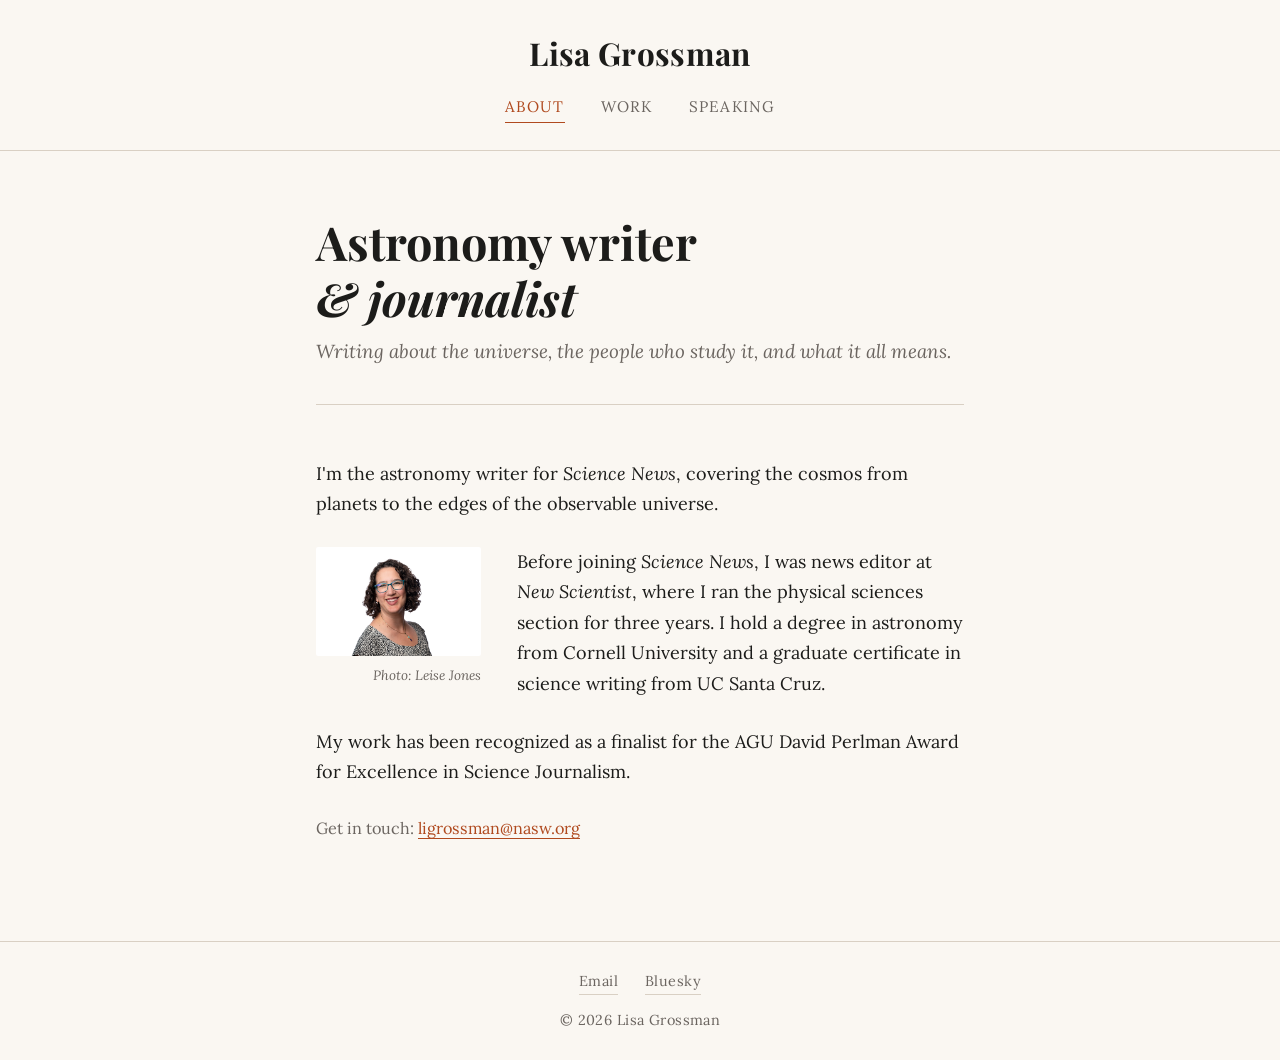
<file: index.html>
<!DOCTYPE html>
<html lang="en">
<head>
  <meta charset="UTF-8">
  <meta name="viewport" content="width=device-width, initial-scale=1.0">
  <meta name="description" content="Lisa Grossman — science journalist and essayist.">
  <title>Lisa Grossman</title>
  <link rel="stylesheet" href="style.css">
</head>
<body>

  <header>
    <a class="site-name" href="index.html">Lisa Grossman</a>
    <nav>
      <a href="index.html" class="active">About</a>
      <a href="work.html">Work</a>
      <a href="speaking.html">Speaking</a>
    </nav>
  </header>

  <main>
    <div class="page-hero">
      <h1>Astronomy writer<br><em>& journalist</em></h1>
      <p class="tagline">Writing about the universe, the people who study it, and what it all means.</p>
    </div>

    <div class="about-body">
      <p>
        I'm the astronomy writer for <em>Science News</em>, covering the cosmos from planets
        to the edges of the observable universe.
      </p>
      <figure class="headshot">
        <img src="KSJ6983-Edit.jpg" alt="Lisa Grossman">
        <figcaption>Photo: Leise Jones</figcaption>
      </figure>
      <p>
        Before joining <em>Science News</em>, I was news editor at <em>New Scientist</em>, where I ran
        the physical sciences section for three years. I hold a degree in astronomy from Cornell University
        and a graduate certificate in science writing from UC Santa Cruz.
      </p>
      <p>
        My work has been recognized as a finalist for the AGU David Perlman Award for Excellence in
        Science Journalism.
      </p>
      <p class="contact-line">
        Get in touch: <a href="mailto:ligrossman@nasw.org">ligrossman@nasw.org</a>
      </p>
    </div>
  </main>

  <footer>
    <div class="footer-links">
      <a href="mailto:ligrossman@nasw.org">Email</a>
      <a href="https://bsky.app/profile/astrolisa.bsky.social" target="_blank" rel="noopener">Bluesky</a>
    </div>
    <p>&copy; 2026 Lisa Grossman</p>
  </footer>

</body>
</html>
</file>
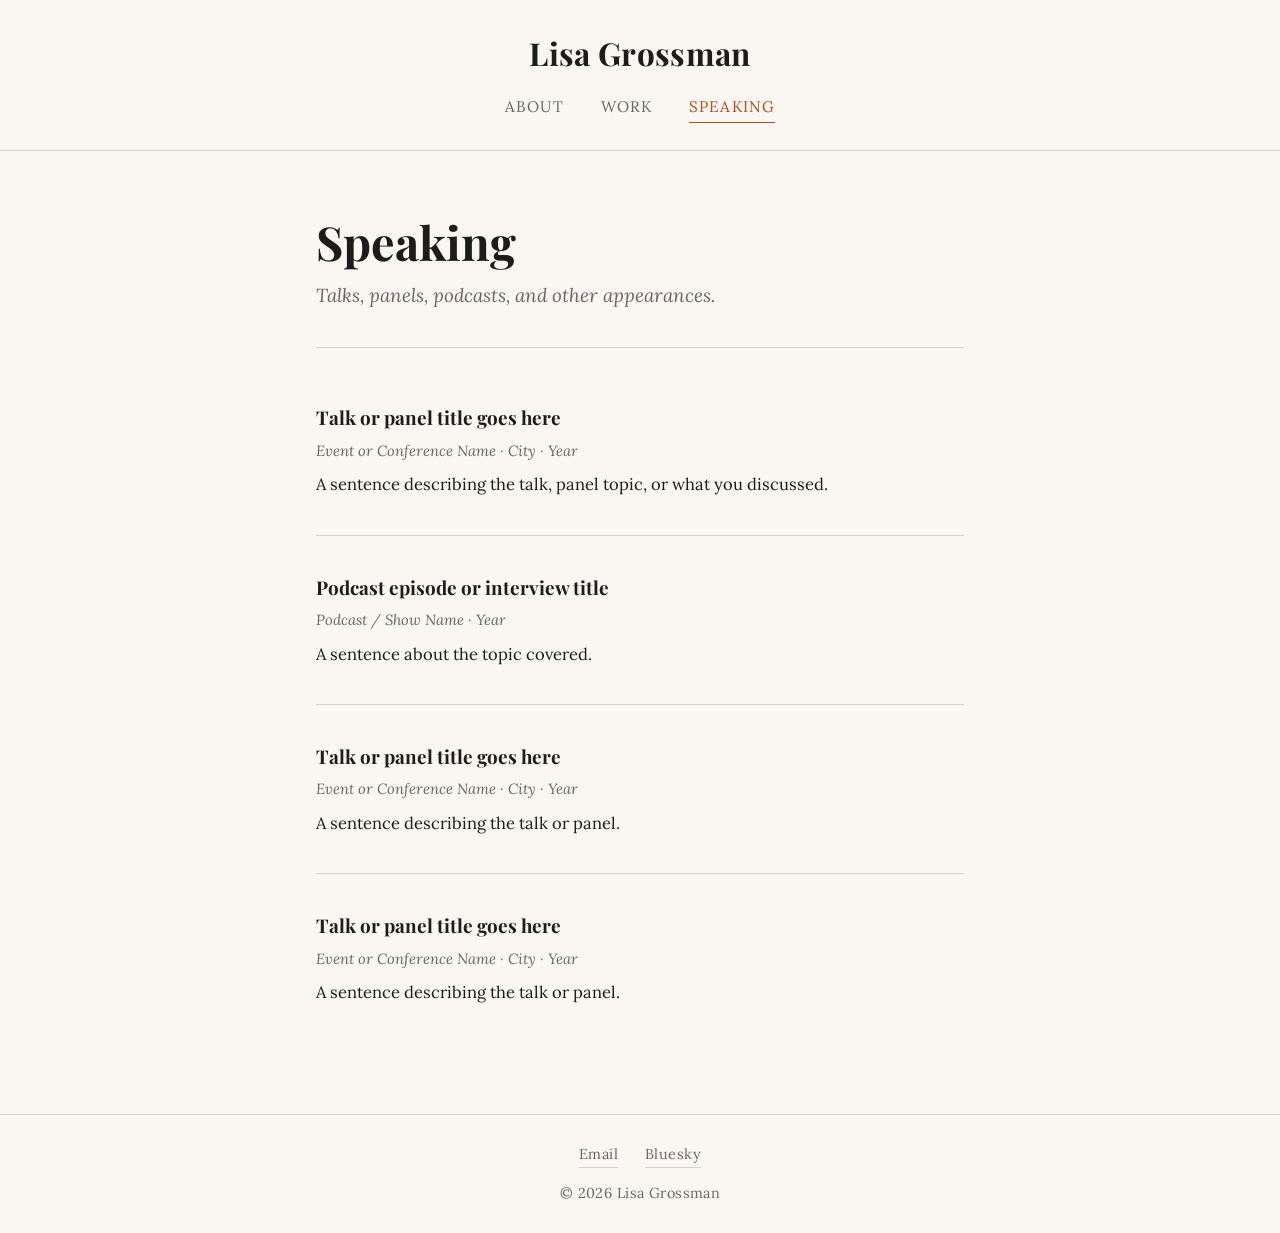
<file: speaking.html>
<!DOCTYPE html>
<html lang="en">
<head>
  <meta charset="UTF-8">
  <meta name="viewport" content="width=device-width, initial-scale=1.0">
  <meta name="description" content="Speaking and appearances by Lisa Grossman, science journalist and essayist.">
  <title>Speaking — Lisa Grossman</title>
  <link rel="stylesheet" href="style.css">
</head>
<body>

  <header>
    <a class="site-name" href="index.html">Lisa Grossman</a>
    <nav>
      <a href="index.html">About</a>
      <a href="work.html">Work</a>
      <a href="speaking.html" class="active">Speaking</a>
    </nav>
  </header>

  <main>
    <div class="page-hero">
      <h1>Speaking</h1>
      <p class="tagline">Talks, panels, podcasts, and other appearances.</p>
    </div>

    <div class="speaking-list">

      <div class="talk">
        <h3>Talk or panel title goes here</h3>
        <p class="meta">Event or Conference Name &middot; City &middot; Year</p>
        <p>A sentence describing the talk, panel topic, or what you discussed.</p>
      </div>

      <div class="talk">
        <h3>Podcast episode or interview title</h3>
        <p class="meta">Podcast / Show Name &middot; Year</p>
        <p>A sentence about the topic covered.</p>
      </div>

      <div class="talk">
        <h3>Talk or panel title goes here</h3>
        <p class="meta">Event or Conference Name &middot; City &middot; Year</p>
        <p>A sentence describing the talk or panel.</p>
      </div>

      <div class="talk">
        <h3>Talk or panel title goes here</h3>
        <p class="meta">Event or Conference Name &middot; City &middot; Year</p>
        <p>A sentence describing the talk or panel.</p>
      </div>

    </div>
  </main>

  <footer>
    <div class="footer-links">
      <a href="mailto:ligrossman@nasw.org">Email</a>
      <a href="https://bsky.app/profile/astrolisa.bsky.social" target="_blank" rel="noopener">Bluesky</a>
    </div>
    <p>&copy; 2026 Lisa Grossman</p>
  </footer>

</body>
</html>
</file>
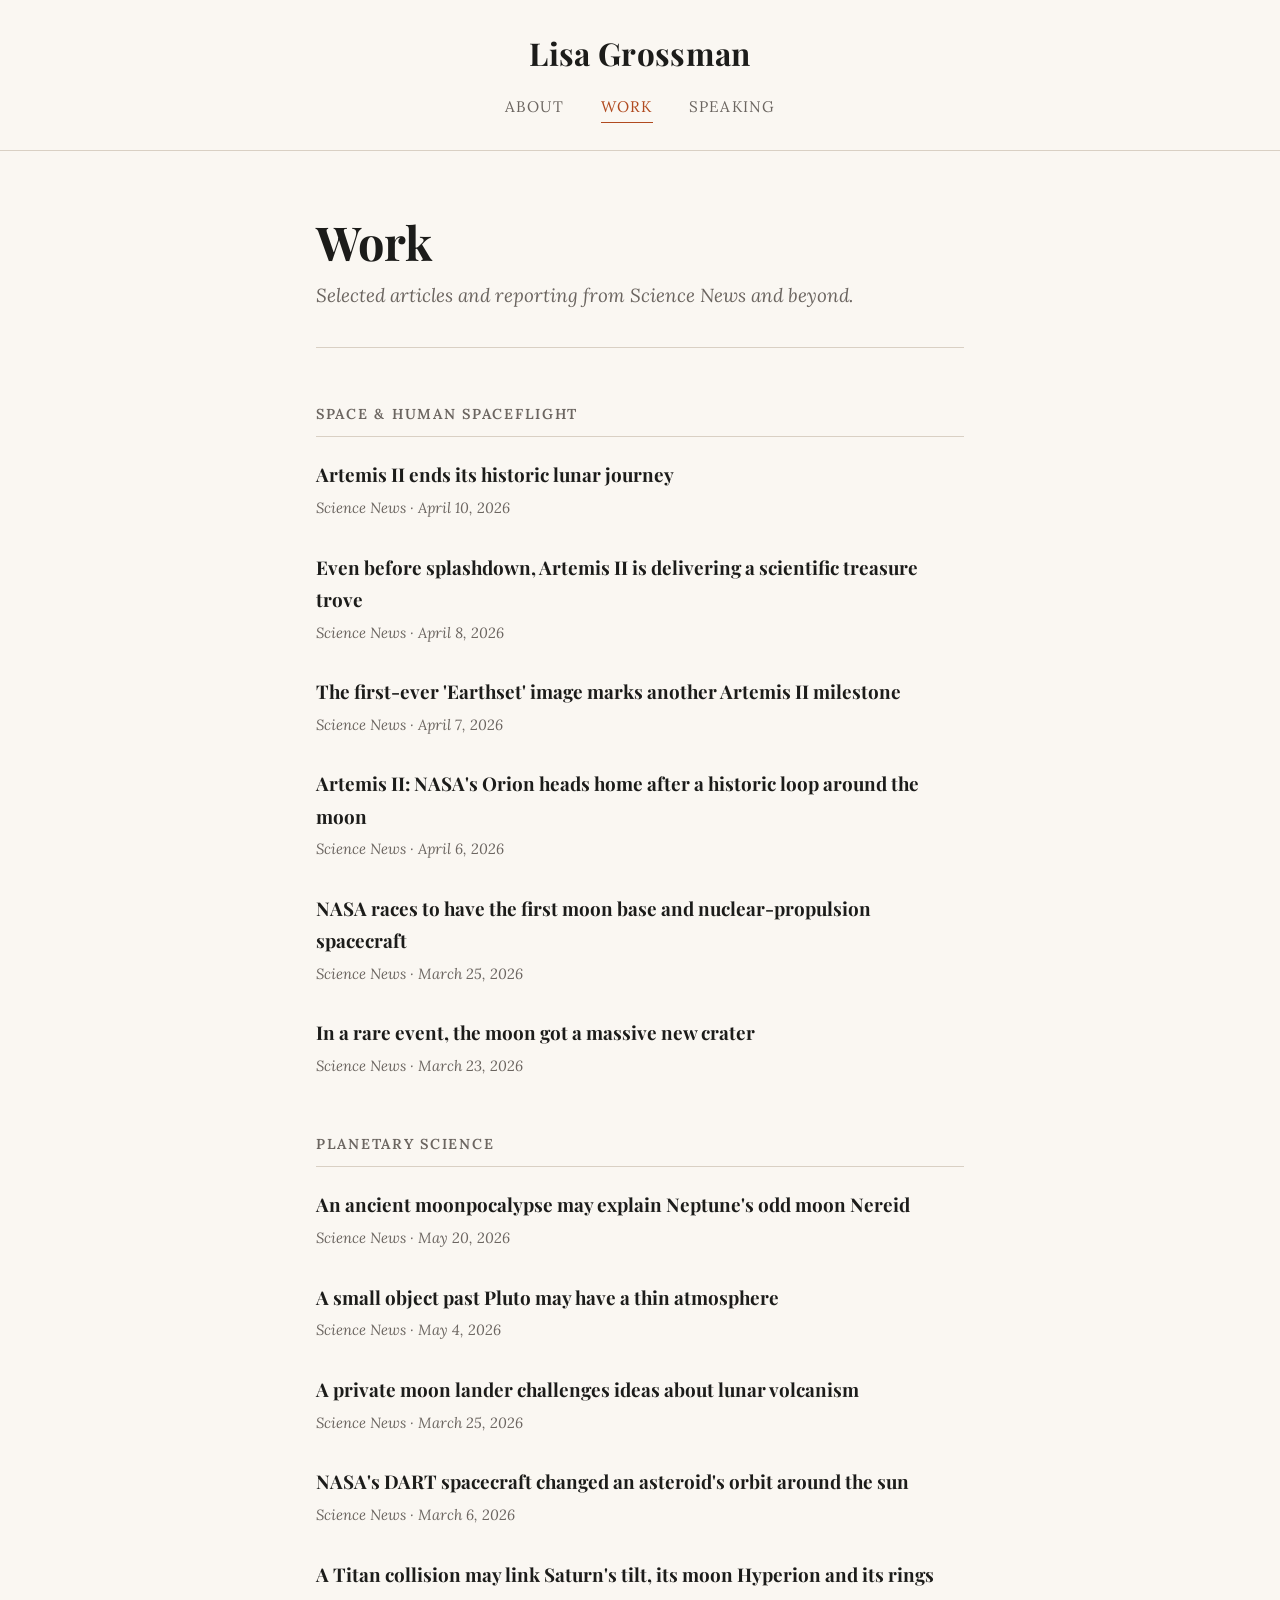
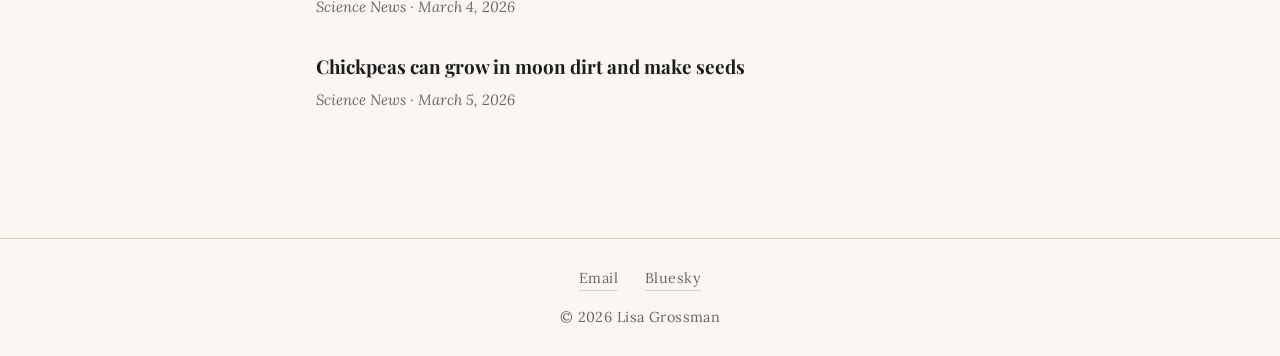
<file: work.html>
<!DOCTYPE html>
<html lang="en">
<head>
  <meta charset="UTF-8">
  <meta name="viewport" content="width=device-width, initial-scale=1.0">
  <meta name="description" content="Work and clips by Lisa Grossman, science journalist and essayist.">
  <title>Work — Lisa Grossman</title>
  <link rel="stylesheet" href="style.css">
</head>
<body>

  <header>
    <a class="site-name" href="index.html">Lisa Grossman</a>
    <nav>
      <a href="index.html">About</a>
      <a href="work.html" class="active">Work</a>
      <a href="speaking.html">Speaking</a>
    </nav>
  </header>

  <main>
    <div class="page-hero">
      <h1>Work</h1>
      <p class="tagline">Selected articles and reporting from <em>Science News</em> and beyond.</p>
    </div>

    <!-- ── Category: Space & Human Spaceflight ── -->
    <div class="clips-category">
      <h2>Space &amp; Human Spaceflight</h2>

      <div class="clip">
        <h3><a href="https://www.sciencenews.org/article/artemis-ii-moon-finale" target="_blank" rel="noopener">Artemis II ends its historic lunar journey</a></h3>
        <p class="meta">Science News &middot; April 10, 2026</p>
      </div>

      <div class="clip">
        <h3><a href="https://www.sciencenews.org/article/splashdown-artemis-ii-science-moon" target="_blank" rel="noopener">Even before splashdown, Artemis II is delivering a scientific treasure trove</a></h3>
        <p class="meta">Science News &middot; April 8, 2026</p>
      </div>

      <div class="clip">
        <h3><a href="https://www.sciencenews.org/article/first-earthset-moon-artemis-ii-mission" target="_blank" rel="noopener">The first-ever 'Earthset' image marks another Artemis II milestone</a></h3>
        <p class="meta">Science News &middot; April 7, 2026</p>
      </div>

      <div class="clip">
        <h3><a href="https://www.sciencenews.org/article/nasa-artemis-astronauts-farside-moon-blog" target="_blank" rel="noopener">Artemis II: NASA's Orion heads home after a historic loop around the moon</a></h3>
        <p class="meta">Science News &middot; April 6, 2026</p>
      </div>

      <div class="clip">
        <h3><a href="https://www.sciencenews.org/article/nasa-moon-base-nuclear-propulsion-spacecraft" target="_blank" rel="noopener">NASA races to have the first moon base and nuclear-propulsion spacecraft</a></h3>
        <p class="meta">Science News &middot; March 25, 2026</p>
      </div>

      <div class="clip">
        <h3><a href="https://www.sciencenews.org/article/moon-new-crater-nasa-orbiter" target="_blank" rel="noopener">In a rare event, the moon got a massive new crater</a></h3>
        <p class="meta">Science News &middot; March 23, 2026</p>
      </div>
    </div>

    <!-- ── Category: Planetary Science ── -->
    <div class="clips-category">
      <h2>Planetary Science</h2>

      <div class="clip">
        <h3><a href="https://www.sciencenews.org/article/neptunes-odd-moon-nereid-orbit-remnant" target="_blank" rel="noopener">An ancient moonpocalypse may explain Neptune's odd moon Nereid</a></h3>
        <p class="meta">Science News &middot; May 20, 2026</p>
      </div>

      <div class="clip">
        <h3><a href="https://www.sciencenews.org/article/atmosphere-small-object-past-pluto" target="_blank" rel="noopener">A small object past Pluto may have a thin atmosphere</a></h3>
        <p class="meta">Science News &middot; May 4, 2026</p>
      </div>

      <div class="clip">
        <h3><a href="https://www.sciencenews.org/article/moon-blue-ghost-lander-lunar-volcanism" target="_blank" rel="noopener">A private moon lander challenges ideas about lunar volcanism</a></h3>
        <p class="meta">Science News &middot; March 25, 2026</p>
      </div>

      <div class="clip">
        <h3><a href="https://www.sciencenews.org/article/spacecraft-changed-asteroid-orbit-nasa" target="_blank" rel="noopener">NASA's DART spacecraft changed an asteroid's orbit around the sun</a></h3>
        <p class="meta">Science News &middot; March 6, 2026</p>
      </div>

      <div class="clip">
        <h3><a href="https://www.sciencenews.org/article/titan-collision-saturn-moon-rings" target="_blank" rel="noopener">A Titan collision may link Saturn's tilt, its moon Hyperion and its rings</a></h3>
        <p class="meta">Science News &middot; March 4, 2026</p>
      </div>

      <div class="clip">
        <h3><a href="https://www.sciencenews.org/article/chickpeas-moon-dirt-seeds-space-farming" target="_blank" rel="noopener">Chickpeas can grow in moon dirt and make seeds</a></h3>
        <p class="meta">Science News &middot; March 5, 2026</p>
      </div>
    </div>

  </main>

  <footer>
    <div class="footer-links">
      <a href="mailto:ligrossman@nasw.org">Email</a>
      <a href="https://bsky.app/profile/astrolisa.bsky.social" target="_blank" rel="noopener">Bluesky</a>
    </div>
    <p>&copy; 2026 Lisa Grossman</p>
  </footer>

</body>
</html>
</file>
<file: style.css>
/* ── Fonts ── */
@import url('https://fonts.googleapis.com/css2?family=Playfair+Display:ital,wght@0,400;0,700;1,400&family=Lora:ital,wght@0,400;0,600;1,400&display=swap');

/* ── Reset & Base ── */
*, *::before, *::after { box-sizing: border-box; margin: 0; padding: 0; }

:root {
  --cream:   #FAF7F2;
  --warm-white: #F5F0E8;
  --ink:     #1C1C1A;
  --muted:   #6B6560;
  --accent:  #B04A1F;
  --rule:    #D9D0C4;
  --max-w:   720px;
}

html { font-size: 18px; scroll-behavior: smooth; }

body {
  background: var(--cream);
  color: var(--ink);
  font-family: 'Lora', Georgia, serif;
  line-height: 1.7;
  min-height: 100vh;
  display: flex;
  flex-direction: column;
}

/* ── Header / Nav ── */
header {
  border-bottom: 1px solid var(--rule);
  padding: 1.5rem 2rem;
  display: flex;
  flex-direction: column;
  align-items: center;
  gap: 0.75rem;
  background: var(--cream);
}

header .site-name {
  font-family: 'Playfair Display', Georgia, serif;
  font-size: 1.75rem;
  font-weight: 700;
  letter-spacing: 0.01em;
  color: var(--ink);
  text-decoration: none;
}

header .site-name:hover { color: var(--accent); }

nav {
  display: flex;
  gap: 2rem;
  font-family: 'Lora', Georgia, serif;
  font-size: 0.85rem;
  letter-spacing: 0.08em;
  text-transform: uppercase;
}

nav a {
  color: var(--muted);
  text-decoration: none;
  padding-bottom: 2px;
  border-bottom: 1px solid transparent;
  transition: color 0.2s, border-color 0.2s;
}

nav a:hover, nav a.active {
  color: var(--accent);
  border-bottom-color: var(--accent);
}

/* ── Main Content ── */
main {
  flex: 1;
  width: 100%;
  max-width: var(--max-w);
  margin: 0 auto;
  padding: 3.5rem 2rem 4rem;
}

/* ── Page Hero ── */
.page-hero {
  margin-bottom: 3rem;
  padding-bottom: 2rem;
  border-bottom: 1px solid var(--rule);
}

.page-hero h1 {
  font-family: 'Playfair Display', Georgia, serif;
  font-size: 2.6rem;
  font-weight: 700;
  line-height: 1.2;
  margin-bottom: 0.5rem;
}

.page-hero .tagline {
  font-style: italic;
  color: var(--muted);
  font-size: 1.05rem;
}

/* ── About Page ── */
.about-body { }

.about-body p {
  font-size: 1rem;
  margin-bottom: 1.5rem;
}

.about-body .contact-line {
  margin-top: 1rem;
  font-size: 0.9rem;
  color: var(--muted);
}

.about-body .contact-line a {
  color: var(--accent);
  text-decoration: none;
  border-bottom: 1px solid var(--accent);
}

.headshot {
  float: left;
  margin: 0 2rem 1.5rem 0;
  width: 165px;
}

.headshot img {
  width: 100%;
  display: block;
  border-radius: 2px;
}

.headshot figcaption {
  font-size: 0.75rem;
  color: var(--muted);
  margin-top: 0.4rem;
  text-align: right;
  font-style: italic;
}

@media (max-width: 600px) {
  .headshot {
    float: none;
    margin: 0 0 1.5rem 0;
    width: 100%;
    max-width: 280px;
  }
}

/* ── Section Headings ── */
h2 {
  font-family: 'Playfair Display', Georgia, serif;
  font-size: 1.4rem;
  font-weight: 700;
  margin-bottom: 1.5rem;
}

h3 {
  font-family: 'Playfair Display', Georgia, serif;
  font-weight: 700;
  font-size: 1.05rem;
  margin-bottom: 0.2rem;
}

/* ── Clips / Work ── */
.clips-category {
  margin-bottom: 3rem;
}

.clips-category h2 {
  font-size: 0.8rem;
  text-transform: uppercase;
  letter-spacing: 0.12em;
  color: var(--muted);
  font-family: 'Lora', Georgia, serif;
  font-weight: 600;
  margin-bottom: 1.25rem;
  padding-bottom: 0.5rem;
  border-bottom: 1px solid var(--rule);
}

.clip {
  margin-bottom: 1.75rem;
}

.clip h3 a {
  color: var(--ink);
  text-decoration: none;
  border-bottom: 1px solid transparent;
  transition: color 0.2s, border-color 0.2s;
}

.clip h3 a:hover {
  color: var(--accent);
  border-bottom-color: var(--accent);
}

.clip .meta {
  font-size: 0.82rem;
  color: var(--muted);
  margin-bottom: 0.35rem;
  font-style: italic;
}

.clip .description {
  font-size: 0.92rem;
  color: var(--ink);
}

/* ── Speaking ── */
.speaking-list {
  display: flex;
  flex-direction: column;
  gap: 2rem;
}

.talk {
  padding-bottom: 2rem;
  border-bottom: 1px solid var(--rule);
}

.talk:last-child { border-bottom: none; }

.talk h3 { font-size: 1.05rem; }

.talk .meta {
  font-size: 0.82rem;
  color: var(--muted);
  font-style: italic;
  margin-bottom: 0.4rem;
}

.talk p { font-size: 0.92rem; }

/* ── Footer ── */
footer {
  border-top: 1px solid var(--rule);
  padding: 1.5rem 2rem;
  text-align: center;
  font-size: 0.8rem;
  color: var(--muted);
  letter-spacing: 0.03em;
}

footer a {
  color: var(--muted);
  text-decoration: none;
  border-bottom: 1px solid var(--rule);
  transition: color 0.2s;
}

footer a:hover { color: var(--accent); }

footer .footer-links {
  display: flex;
  justify-content: center;
  gap: 1.5rem;
  margin-bottom: 0.75rem;
}

/* ── Responsive ── */
@media (max-width: 600px) {
  header { padding: 1.25rem 1.25rem; }
  main { padding: 2.5rem 1.25rem 3rem; }
  .page-hero h1 { font-size: 2rem; }
  nav { gap: 1.25rem; }
}
</file>
